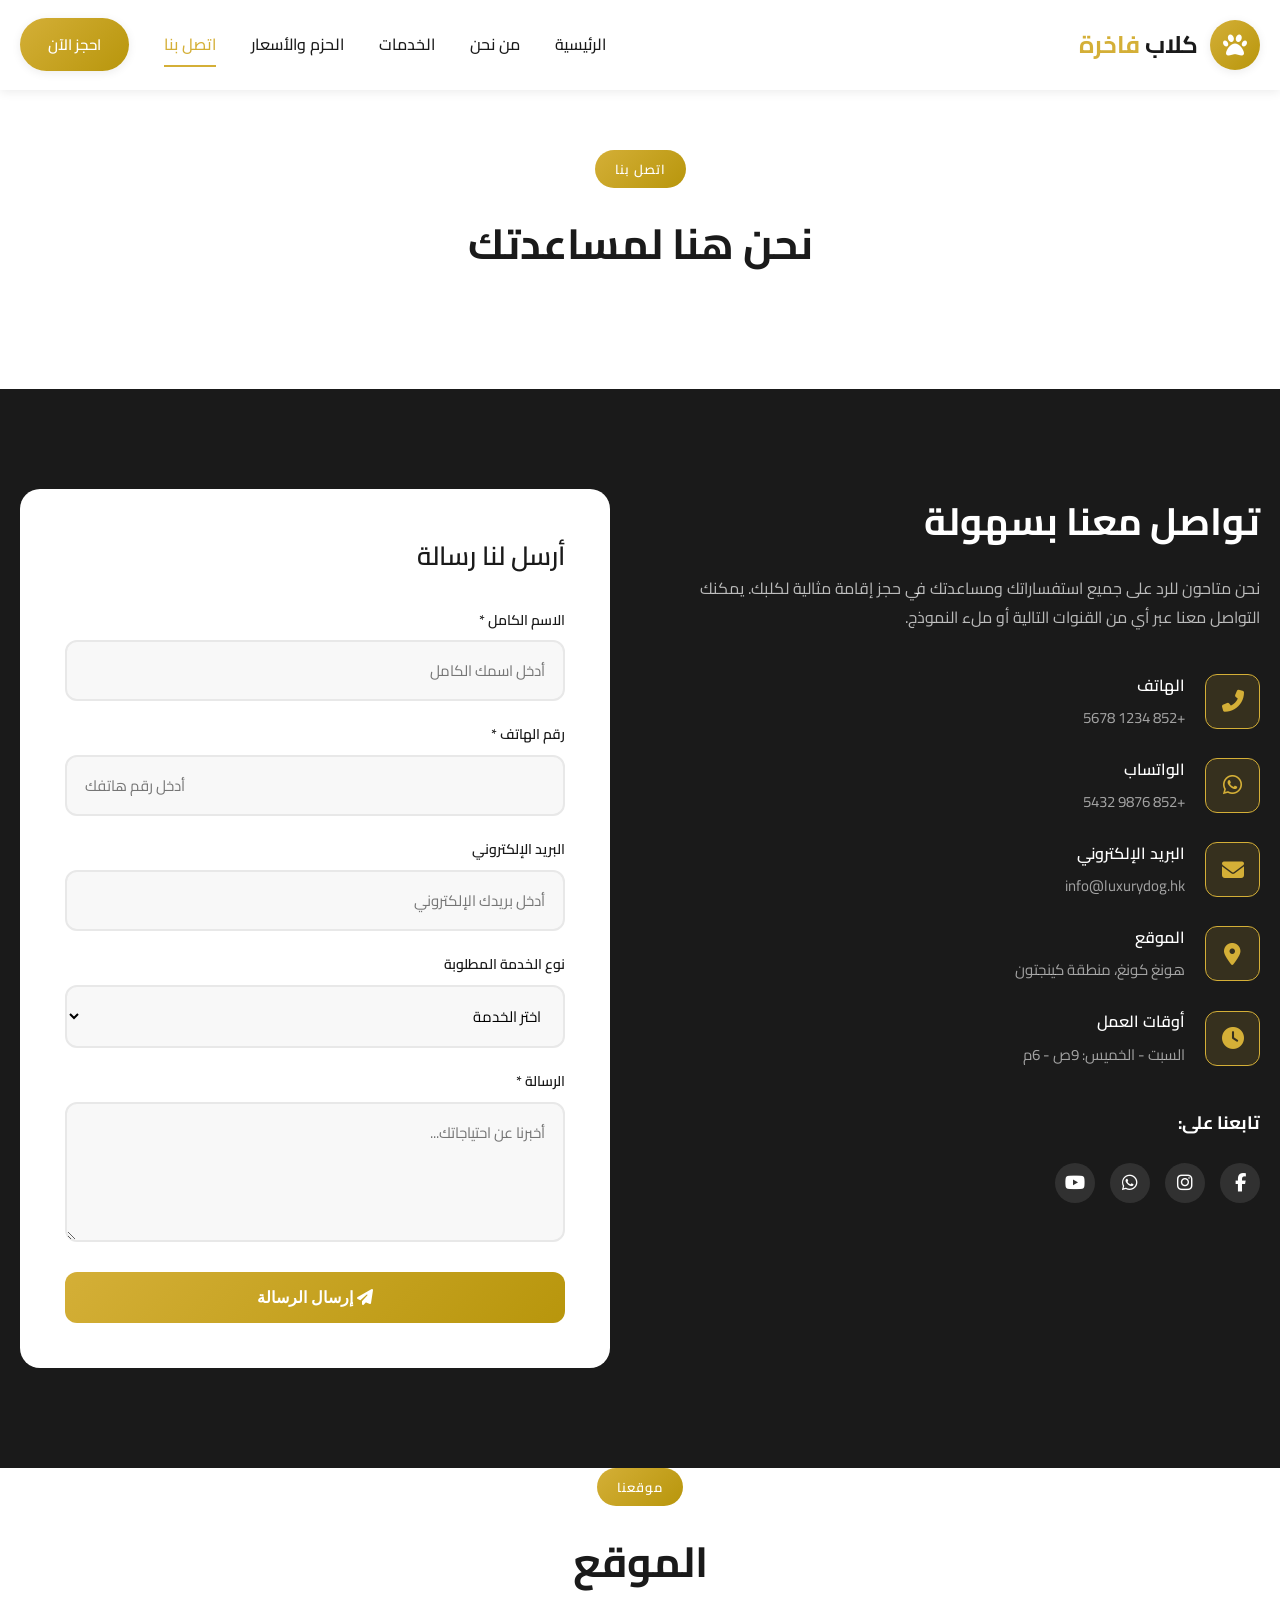
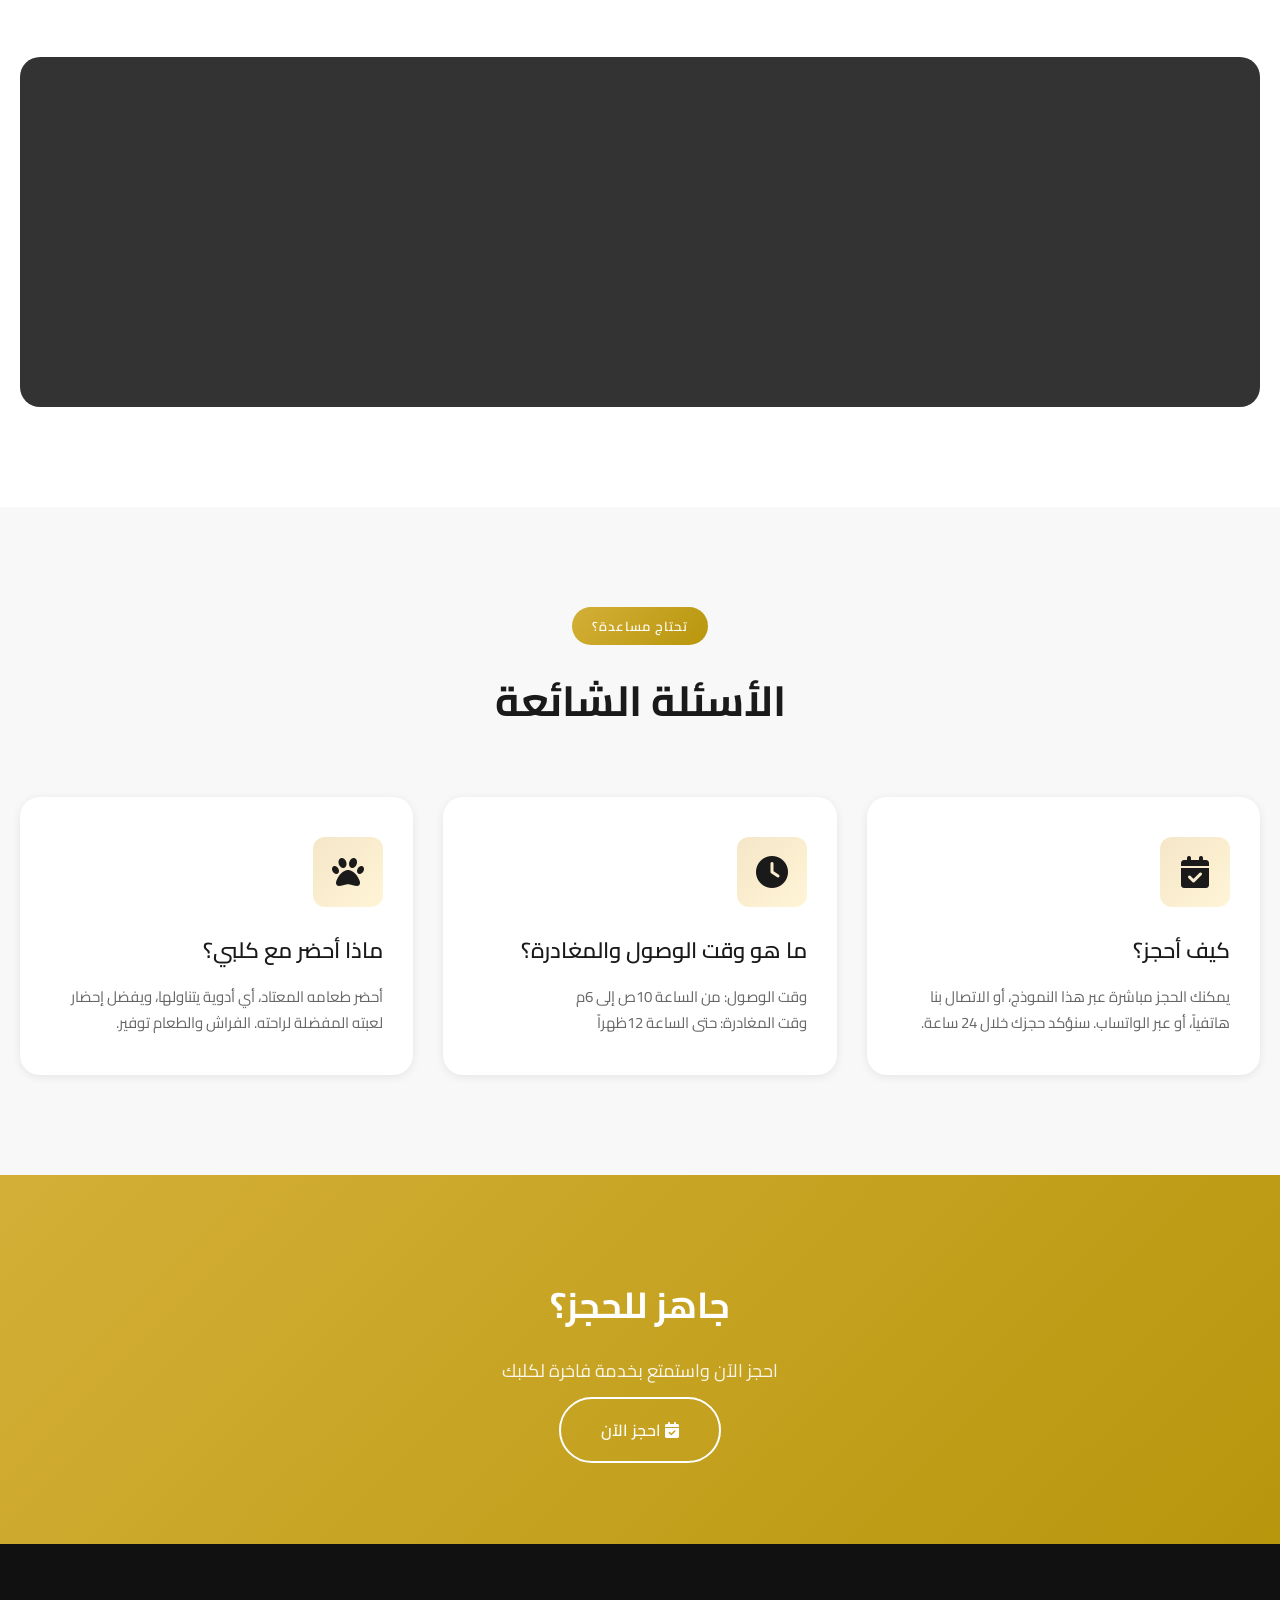
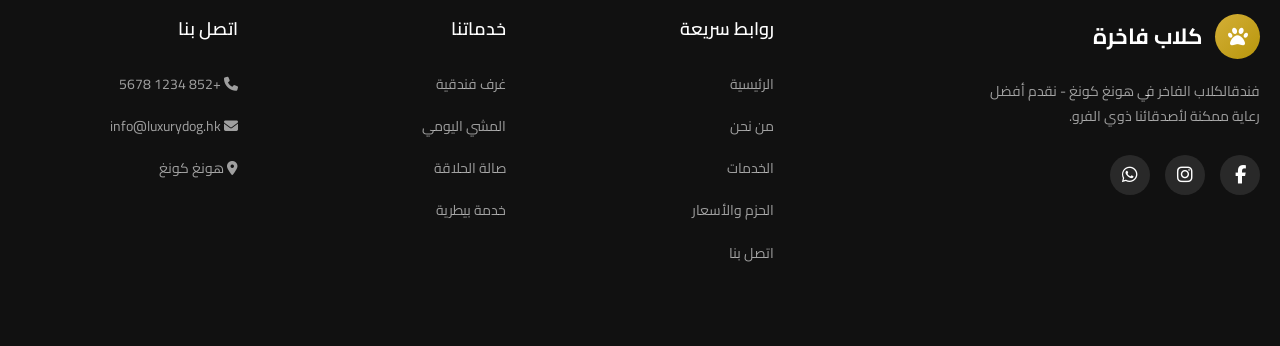
<file: contact.html>
<!DOCTYPE html>
<html lang="ar" dir="rtl">
<head>
    <meta charset="UTF-8">
    <meta name="viewport" content="width=device-width, initial-scale=1.0">
    <meta name="description" content="اتصل بفندقالكلاب الفاخر في هونغ كونغ - حجز، استفسار، تواصل">
    <meta name="keywords" content="اتصل بفندق كلاب, حجز كلاب, تواصل هونغ كونغ">
    <title>اتصل بنا - فندقالكلاب الفاخر | هونغ كونغ</title>
    
    <!-- الخطوط -->
    <link rel="preconnect" href="https://fonts.googleapis.com">
    <link rel="preconnect" href="https://fonts.gstatic.com" crossorigin>
    <link href="https://fonts.googleapis.com/css2?family=Cairo:wght@300;400;500;600;700;800;900&family=Tajawal:wght@300;400;500;600;700;800;900&display=swap" rel="stylesheet">
    
    <!-- أيقونات Font Awesome -->
    <link rel="stylesheet" href="https://cdnjs.cloudflare.com/ajax/libs/font-awesome/6.5.1/css/all.min.css">
    
    <!-- ملفات التصميم -->
    <link rel="stylesheet" href="css/style.css">
    <link rel="stylesheet" href="css/animations.css">
    
    <!-- Favicon -->
    <link rel="icon" href="data:image/svg+xml,<svg xmlns='http://www.w3.org/2000/svg' viewBox='0 0 100 100'><text y='.9em' font-size='90'>🐕</text></svg>">
</head>
<body>
    <!-- الهيدر -->
    <header class="header">
        <div class="container">
            <div class="header-inner">
                <a href="index.html" class="logo">
                    <div class="logo-icon">
                        <i class="fas fa-paw"></i>
                    </div>
                    <div class="logo-text">
                        كلاب <span>فاخرة</span>
                    </div>
                </a>

                <nav>
                    <ul class="nav-menu">
                        <li><a href="index.html" class="nav-link">الرئيسية</a></li>
                        <li><a href="about.html" class="nav-link">من نحن</a></li>
                        <li><a href="services.html" class="nav-link">الخدمات</a></li>
                        <li><a href="packages.html" class="nav-link">الحزم والأسعار</a></li>
                        <li><a href="contact.html" class="nav-link active">اتصل بنا</a></li>
                        <li><a href="packages.html" class="btn-book">احجز الآن</a></li>
                    </ul>
                </nav>

                <div class="menu-toggle">
                    <span></span>
                    <span></span>
                    <span></span>
                </div>
            </div>
        </div>
    </header>

    <!-- صفحة اتصل بنا -->
    <section class="section" style="padding-top: 150px; padding-bottom: 50px;">
        <div class="container">
            <div class="section-header reveal">
                <span class="section-badge">اتصل بنا</span>
                <h1 class="section-title">نحن هنا لمساعدتك</h1>
                <p class="section-description">
                </p>
            </div>
        </div>
    </section>

    <!-- قسم التواصل -->
    <section class="section contact-section">
        <div class="container">
            <div class="contact-grid">
                <!-- معلومات التواصل -->
                <div class="contact-info reveal">
                    <h2>تواصل معنا بسهولة</h2>
                    <p>
                        نحن متاحون للرد على جميع استفساراتك ومساعدتك في حجز إقامة مثالية لكلبك. 
                        يمكنك التواصل معنا عبر أي من القنوات التالية أو ملء النموذج.
                    </p>

                    <div class="contact-details">
                        <!-- الهاتف -->
                        <div class="contact-item">
                            <div class="contact-icon">
                                <i class="fas fa-phone-alt"></i>
                            </div>
                            <div class="contact-text">
                                <h4>الهاتف</h4>
                                <p>+852 1234 5678</p>
                            </div>
                        </div>

                        <!-- الواتساب -->
                        <div class="contact-item">
                            <div class="contact-icon">
                                <i class="fab fa-whatsapp"></i>
                            </div>
                            <div class="contact-text">
                                <h4>الواتساب</h4>
                                <p>+852 9876 5432</p>
                            </div>
                        </div>

                        <!-- البريد الإلكتروني -->
                        <div class="contact-item">
                            <div class="contact-icon">
                                <i class="fas fa-envelope"></i>
                            </div>
                            <div class="contact-text">
                                <h4>البريد الإلكتروني</h4>
                                <p>info@luxurydog.hk</p>
                            </div>
                        </div>

                        <!-- الموقع -->
                        <div class="contact-item">
                            <div class="contact-icon">
                                <i class="fas fa-map-marker-alt"></i>
                            </div>
                            <div class="contact-text">
                                <h4>الموقع</h4>
                                <p>هونغ كونغ، منطقة كينجتون</p>
                            </div>
                        </div>

                        <!-- أوقات العمل -->
                        <div class="contact-item">
                            <div class="contact-icon">
                                <i class="fas fa-clock"></i>
                            </div>
                            <div class="contact-text">
                                <h4>أوقات العمل</h4>
                                <p>السبت - الخميس: 9ص - 6م</p>
                            </div>
                        </div>
                    </div>

                    <!-- وسائل التواصل -->
                    <div style="margin-top: 40px;">
                        <h4 style="margin-bottom: 20px; font-size: 18px;">تابعنا على:</h4>
                        <div class="footer-social">
                            <a href="#" class="social-link"><i class="fab fa-facebook-f"></i></a>
                            <a href="#" class="social-link"><i class="fab fa-instagram"></i></a>
                            <a href="#" class="social-link"><i class="fab fa-whatsapp"></i></a>
                            <a href="#" class="social-link"><i class="fab fa-youtube"></i></a>
                        </div>
                    </div>
                </div>

                <!-- نموذج التواصل -->
                <div class="contact-form-wrapper reveal">
                    <h3>أرسل لنا رسالة</h3>
                    <form class="contact-form" id="contactForm">
                        <!-- الاسم -->
                        <div class="form-group">
                            <label for="name">الاسم الكامل *</label>
                            <input type="text" id="name" name="name" placeholder="أدخل اسمك الكامل" required>
                        </div>

                        <!-- رقم الهاتف -->
                        <div class="form-group">
                            <label for="phone">رقم الهاتف *</label>
                            <input type="tel" id="phone" name="phone" placeholder="أدخل رقم هاتفك" required>
                        </div>

                        <!-- البريد الإلكتروني -->
                        <div class="form-group">
                            <label for="email">البريد الإلكتروني</label>
                            <input type="email" id="email" name="email" placeholder="أدخل بريدك الإلكتروني">
                        </div>

                        <!-- نوع الخدمة -->
                        <div class="form-group">
                            <label for="service">نوع الخدمة المطلوبة</label>
                            <select id="service" name="service">
                                <option value="">اختر الخدمة</option>
                                <option value="daily">حزمة يومية</option>
                                <option value="classic">حزمة كلاسيكية</option>
                                <option value="premium">حزمة مميزة</option>
                                <option value="grooming">خدمات حلاقة</option>
                                <option value="other">أخرى</option>
                            </select>
                        </div>

                        <!-- الرسالة -->
                        <div class="form-group">
                            <label for="message">الرسالة *</label>
                            <textarea id="message" name="message" placeholder="أخبرنا عن احتياجاتك..." required></textarea>
                        </div>

                        <!-- زر الإرسال -->
                        <button type="submit" class="form-submit">
                            <i class="fas fa-paper-plane"></i> إرسال الرسالة
                        </button>
                    </form>
                </div>
            </div>
        </div>
    </section>

    <!-- قسم الخريطة -->
    <section class="section" style="padding-top: 0;">
        <div class="container">
            <div class="section-header reveal">
                <span class="section-badge">موقعنا</span>
                <h2 class="section-title"> الموقع</h2>
            </div>

            <div class="map-container reveal">
                <!-- خريطة Google (placeholder) -->
                <iframe 
                    src="https://www.google.com/maps/embed?pb=!1m18!1m12!1m3!1d236157.8501774566!2d113.82306791738426!3d22.285943702705256!2m3!1f0!2f0!3f0!3m2!1i1024!2i768!4f13.1!3m3!1m2!1s0x3403e2eda3329809%3A0x1c798349d88f3e6d!2sHong%20Kong!5e0!3m2!1sen!2shk!4v1650000000000!5m2!1sen!2shk" 
                    allowfullscreen="" 
                    loading="lazy" 
                    referrerpolicy="no-referrer-when-downgrade">
                </iframe>
            </div>
        </div>
    </section>

    <!-- قسم الأسئلة -->
    <section class="section about-section">
        <div class="container">
            <div class="section-header reveal">
                <span class="section-badge">تحتاج مساعدة؟</span>
                <h2 class="section-title">الأسئلة الشائعة</h2>
            </div>

            <div class="services-grid">
                <div class="service-card reveal">
                    <div class="service-icon">
                        <i class="fas fa-calendar-check"></i>
                    </div>
                    <h3 class="service-title">كيف أحجز؟</h3>
                    <p class="service-description">
                        يمكنك الحجز مباشرة عبر هذا النموذج، أو الاتصال بنا هاتفياً، أو عبر الواتساب. سنؤكد حجزك خلال 24 ساعة.
                    </p>
                </div>

                <div class="service-card reveal">
                    <div class="service-icon">
                        <i class="fas fa-clock"></i>
                    </div>
                    <h3 class="service-title">ما هو وقت الوصول والمغادرة؟</h3>
                    <p class="service-description">
                        وقت الوصول: من الساعة 10ص إلى 6م
                        <br>وقت المغادرة: حتى الساعة 12ظهراً
                    </p>
                </div>

                <div class="service-card reveal">
                    <div class="service-icon">
                        <i class="fas fa-paw"></i>
                    </div>
                    <h3 class="service-title">ماذا أحضر مع كلبي؟</h3>
                    <p class="service-description">
                        أحضر طعامه المعتاد، أي أدوية يتناولها، ويفضل إحضار لعبته المفضلة لراحته. الفراش والطعام توفير.
                    </p>
                </div>
            </div>
        </div>
    </section>

    <!-- CTA -->
    <section class="section" style="background: linear-gradient(135deg, var(--primary-gold), var(--secondary-gold));">
        <div class="container" style="text-align: center;">
            <h2 style="font-size: 36px; font-weight: 700; color: white; margin-bottom: 20px;">
                جاهز للحجز؟
            </h2>
            <p style="font-size: 18px; color: rgba(255,255,255,0.9); margin-bottom: 30px;">
                احجز الآن واستمتع بخدمة فاخرة لكلبك
            </p>
            <a href="packages.html" class="btn-hero btn-secondary" style="border-color: white; color: white;">
                <i class="fas fa-calendar-check"></i> احجز الآن
            </a>
        </div>
    </section>

    <!-- الفوتر -->
    <footer class="footer">
        <div class="container">
            <div class="footer-grid">
                <div class="footer-brand">
                    <div class="footer-logo">
                        <div class="footer-logo-icon">
                            <i class="fas fa-paw"></i>
                        </div>
                        <span class="footer-logo-text">كلاب <span>فاخرة</span></span>
                    </div>
                    <p>
                        فندقالكلاب الفاخر في هونغ كونغ - نقدم أفضل رعاية ممكنة لأصدقائنا ذوي الفرو.
                    </p>
                    <div class="footer-social">
                        <a href="#" class="social-link"><i class="fab fa-facebook-f"></i></a>
                        <a href="#" class="social-link"><i class="fab fa-instagram"></i></a>
                        <a href="#" class="social-link"><i class="fab fa-whatsapp"></i></a>
                    </div>
                </div>

                <div class="footer-column">
                    <h4 class="footer-title">روابط سريعة</h4>
                    <ul class="footer-links">
                        <li><a href="index.html" class="footer-link">الرئيسية</a></li>
                        <li><a href="about.html" class="footer-link">من نحن</a></li>
                        <li><a href="services.html" class="footer-link">الخدمات</a></li>
                        <li><a href="packages.html" class="footer-link">الحزم والأسعار</a></li>
                        <li><a href="contact.html" class="footer-link">اتصل بنا</a></li>
                    </ul>
                </div>

                <div class="footer-column">
                    <h4 class="footer-title">خدماتنا</h4>
                    <ul class="footer-links">
                        <li><a href="services.html" class="footer-link">غرف فندقية</a></li>
                        <li><a href="services.html" class="footer-link">المشي اليومي</a></li>
                        <li><a href="services.html" class="footer-link">صالة الحلاقة</a></li>
                        <li><a href="services.html" class="footer-link">خدمة بيطرية</a></li>
                    </ul>
                </div>

                <div class="footer-column">
                    <h4 class="footer-title">اتصل بنا</h4>
                    <ul class="footer-links">
                        <li><a href="tel:+85212345678" class="footer-link"><i class="fas fa-phone"></i> +852 1234 5678</a></li>
                        <li><a href="mailto:info@luxurydog.hk" class="footer-link"><i class="fas fa-envelope"></i> info@luxurydog.hk</a></li>
                        <li><a href="#" class="footer-link"><i class="fas fa-map-marker-alt"></i> هونغ كونغ</a></li>
                    </ul>
                </div>
            </div>
        </div>
    </footer>

    <script src="js/main.js"></script>
</body>
</html>
</file>
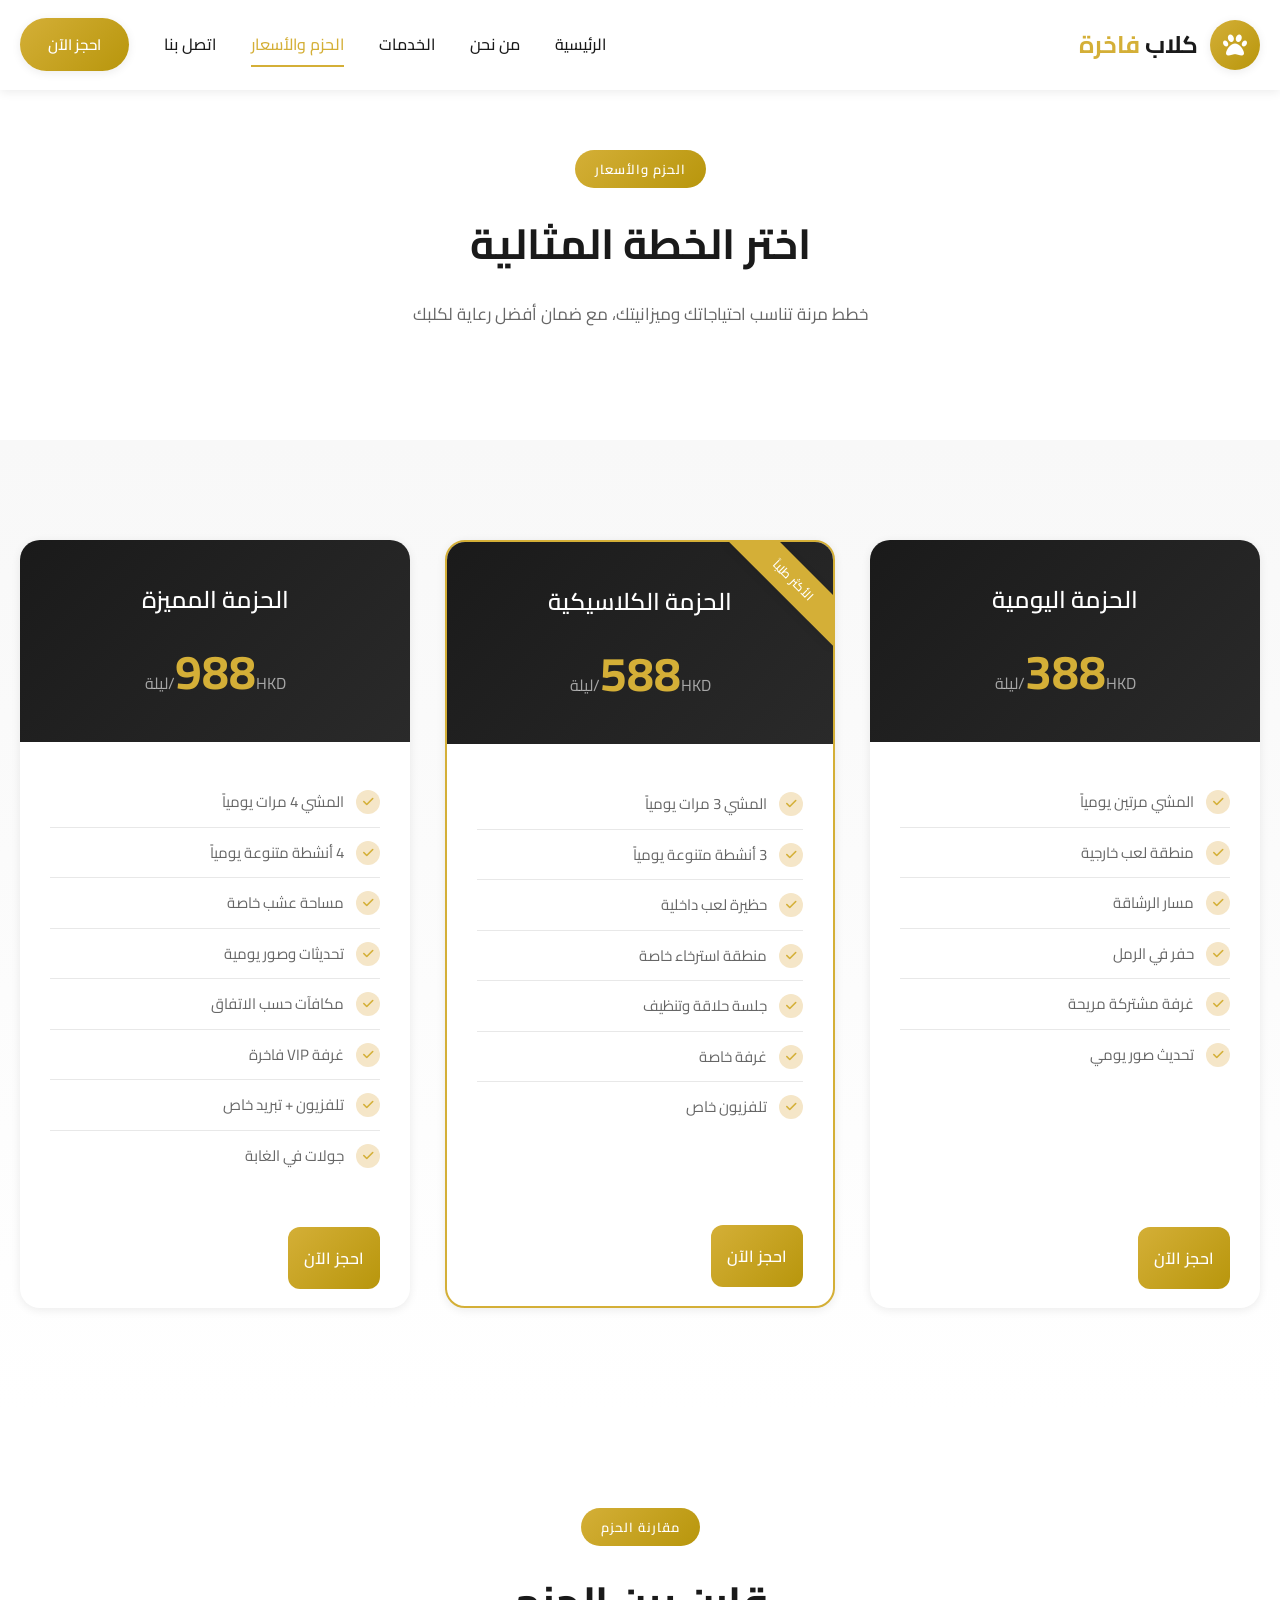
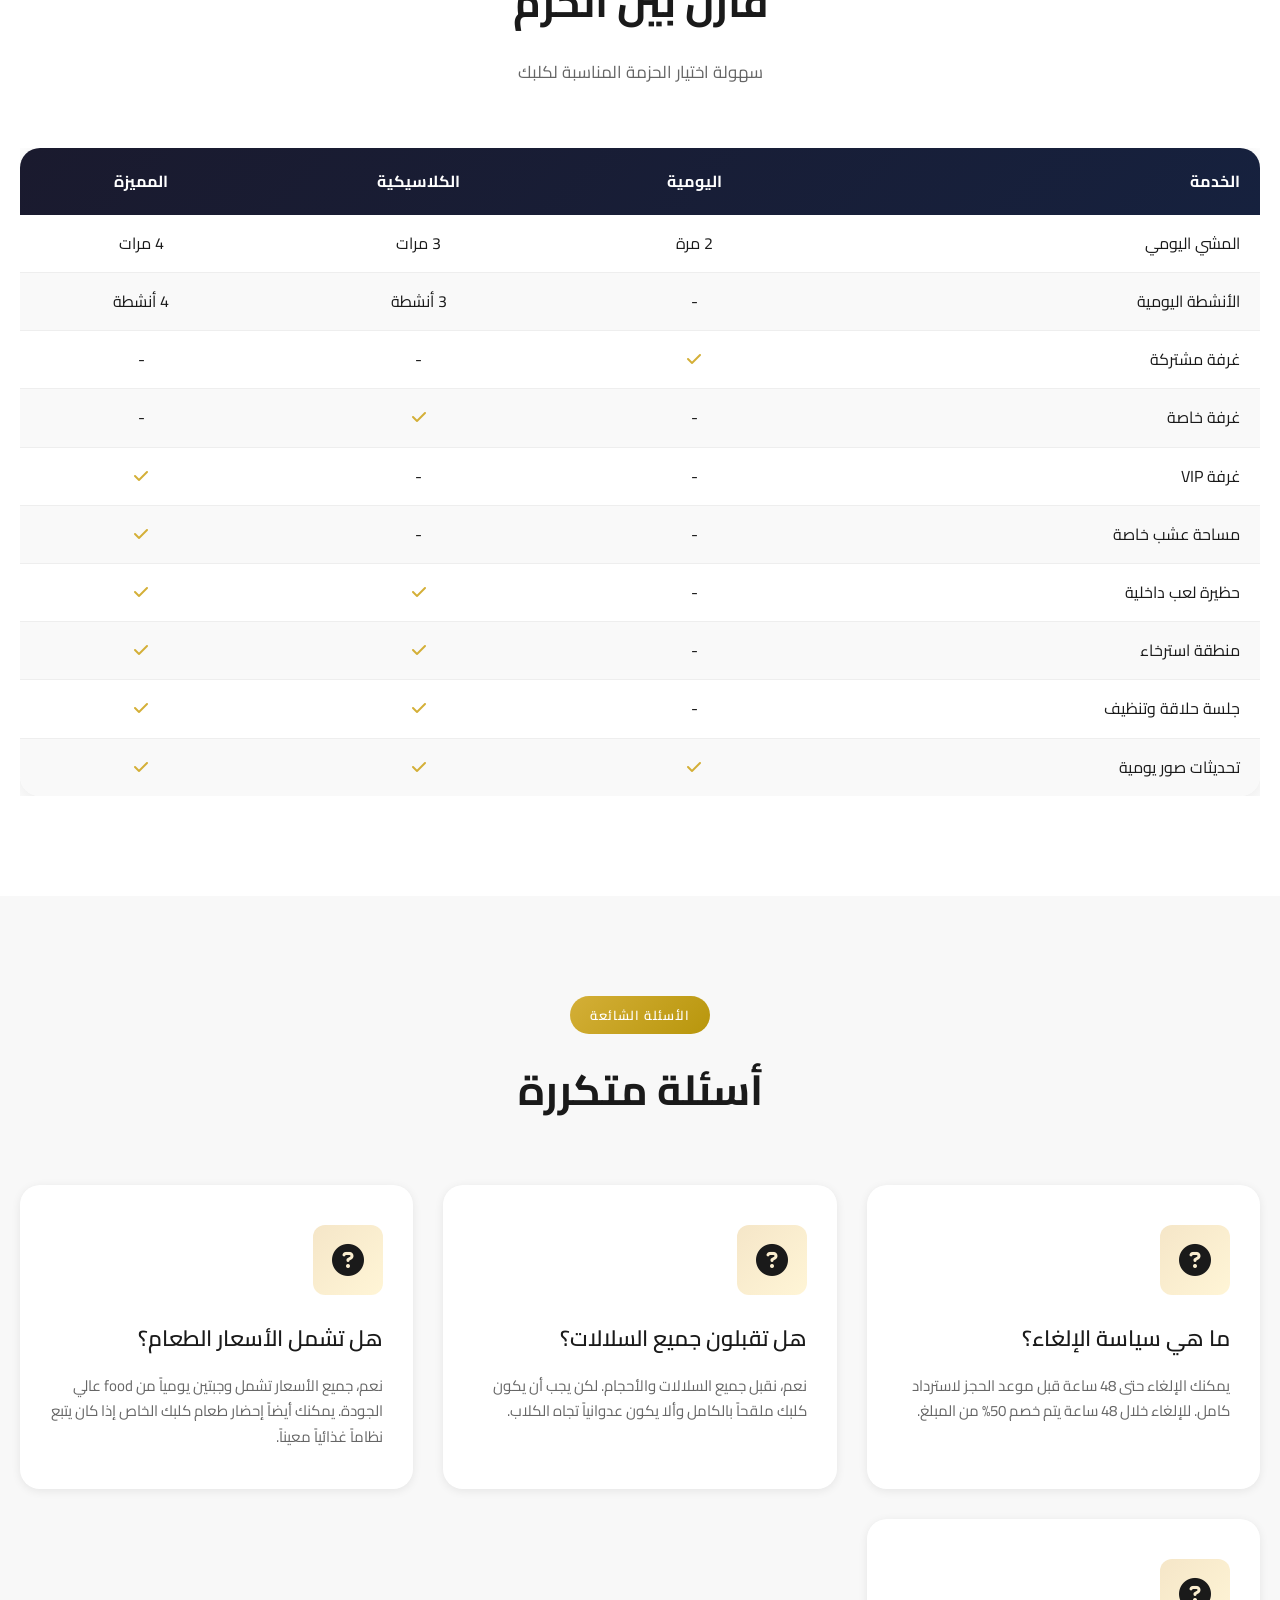
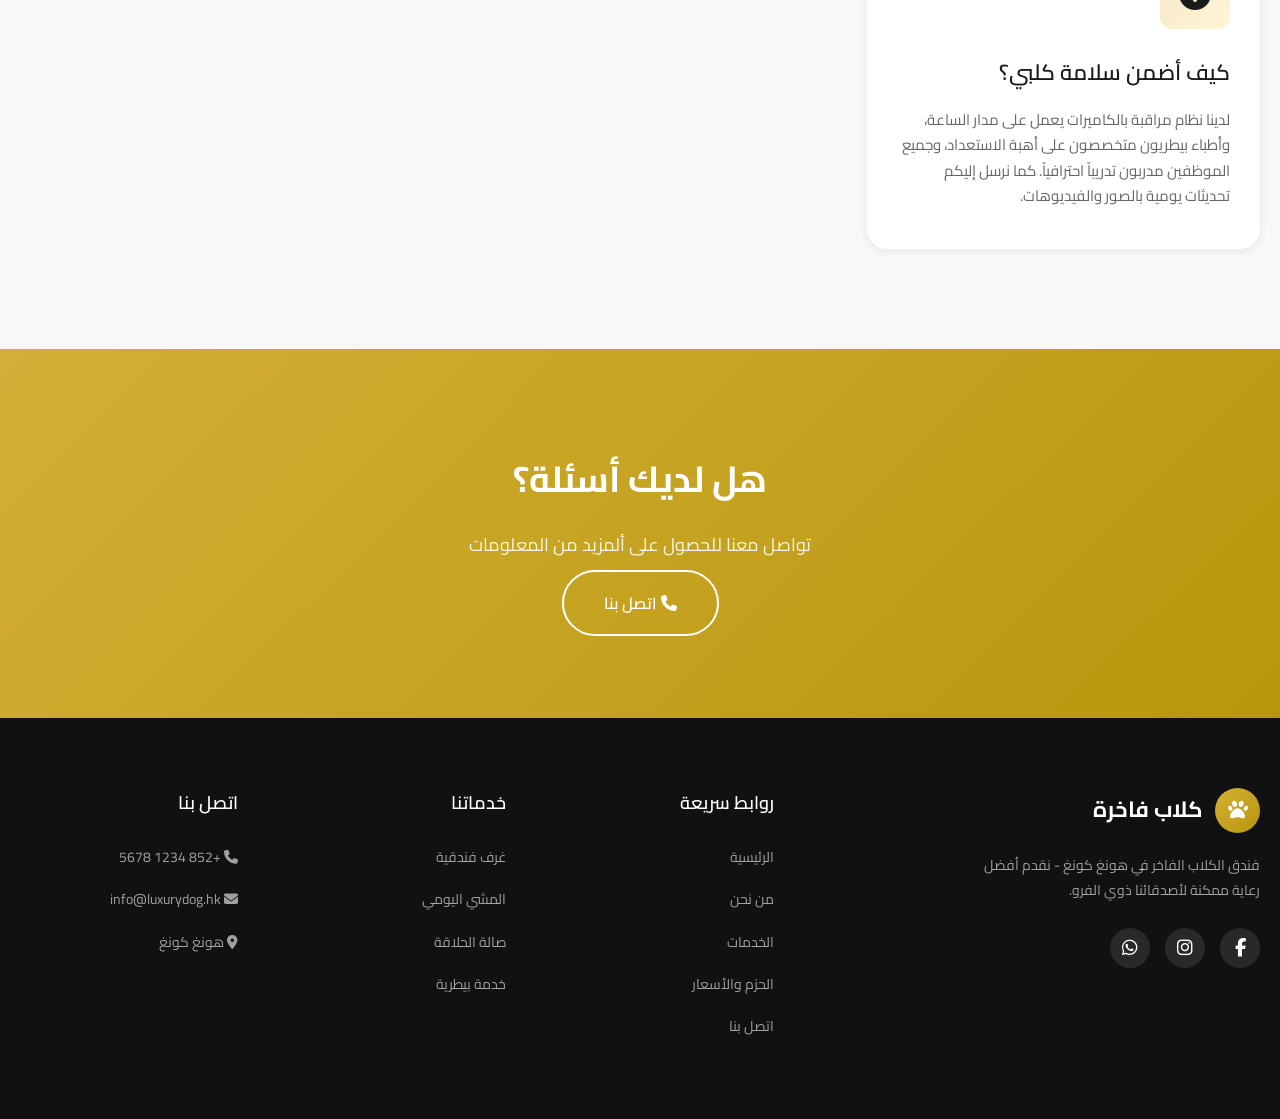
<file: packages.html>
<!DOCTYPE html>
<html lang="ar" dir="rtl">
<head>
    <meta charset="UTF-8">
    <meta name="viewport" content="width=device-width, initial-scale=1.0">
    <meta name="description" content="حزم وأسعار فندق الكلاب الفاخر في هونغ كونغ - حزمة يومية، كلاسيكية، مميزة">
    <meta name="keywords" content="اسعار فندق كلاب, حزم رعاية كلاب, حجز كلاب هونغ كونغ">
    <title>الحزم والأسعار - فندق الكلاب الفاخر | هونغ كونغ</title>
    
    <!-- الخطوط -->
    <link rel="preconnect" href="https://fonts.googleapis.com">
    <link rel="preconnect" href="https://fonts.gstatic.com" crossorigin>
    <link href="https://fonts.googleapis.com/css2?family=Cairo:wght@300;400;500;600;700;800;900&family=Tajawal:wght@300;400;500;600;700;800;900&display=swap" rel="stylesheet">
    
    <!-- أيقونات Font Awesome -->
    <link rel="stylesheet" href="https://cdnjs.cloudflare.com/ajax/libs/font-awesome/6.5.1/css/all.min.css">
    
    <!-- ملفات التصميم -->
    <link rel="stylesheet" href="css/style.css">
    <link rel="stylesheet" href="css/animations.css">
    
    <!-- Favicon -->
    <link rel="icon" href="data:image/svg+xml,<svg xmlns='http://www.w3.org/2000/svg' viewBox='0 0 100 100'><text y='.9em' font-size='90'>🐕</text></svg>">
</head>
<body>
    <!-- الهيدر -->
    <header class="header">
        <div class="container">
            <div class="header-inner">
                <a href="index.html" class="logo">
                    <div class="logo-icon">
                        <i class="fas fa-paw"></i>
                    </div>
                    <div class="logo-text">
                        كلاب <span>فاخرة</span>
                    </div>
                </a>

                <nav>
                    <ul class="nav-menu">
                        <li><a href="index.html" class="nav-link">الرئيسية</a></li>
                        <li><a href="about.html" class="nav-link">من نحن</a></li>
                        <li><a href="services.html" class="nav-link">الخدمات</a></li>
                        <li><a href="packages.html" class="nav-link active">الحزم والأسعار</a></li>
                        <li><a href="contact.html" class="nav-link">اتصل بنا</a></li>
                        <li><a href="packages.html" class="btn-book">احجز الآن</a></li>
                    </ul>
                </nav>

                <div class="menu-toggle">
                    <span></span>
                    <span></span>
                    <span></span>
                </div>
            </div>
        </div>
    </header>

    <!-- صفحة الحزم والأسعار -->
    <section class="section" style="padding-top: 150px; padding-bottom: 50px;">
        <div class="container">
            <div class="section-header reveal">
                <span class="section-badge">الحزم والأسعار</span>
                <h1 class="section-title">اختر الخطة المثالية</h1>
                <p class="section-description">
                    خطط مرنة تناسب احتياجاتك وميزانيتك، مع ضمان أفضل رعاية لكلبك
                </p>
            </div>
        </div>
    </section>

    <!-- قسم الحزم -->
    <section class="section packages-section">
        <div class="container">
            <div class="packages-grid">
                <!-- الحزمة اليومية -->
                <div class="package-card reveal">
                    <div class="package-header">
                        <h3 class="package-name">الحزمة اليومية</h3>
                        <div class="package-price">
                            388<span>HKD/ليلة</span>
                        </div>
                    </div>
                    <div class="package-body">
                        <ul class="package-features">
                            <li class="package-feature">
                                <span class="package-feature-icon"><i class="fas fa-check"></i></span>
                                المشي مرتين يومياً
                            </li>
                            <li class="package-feature">
                                <span class="package-feature-icon"><i class="fas fa-check"></i></span>
                                منطقة لعب خارجية
                            </li>
                            <li class="package-feature">
                                <span class="package-feature-icon"><i class="fas fa-check"></i></span>
                                مسار الرشاقة
                            </li>
                            <li class="package-feature">
                                <span class="package-feature-icon"><i class="fas fa-check"></i></span>
                                حفر في الرمل
                            </li>
                            <li class="package-feature">
                                <span class="package-feature-icon"><i class="fas fa-check"></i></span>
                                غرفة مشتركة مريحة
                            </li>
                            <li class="package-feature">
                                <span class="package-feature-icon"><i class="fas fa-check"></i></span>
                                تحديث صور يومي
                            </li>
                        </ul>
                    </div>
                    <div class="package-footer">
                        <a href="contact.html" class="package-btn">احجز الآن</a>
                    </div>
                </div>

                <!-- الحزمة الكلاسيكية -->
                <div class="package-card featured reveal">
                    <span class="package-badge">الأكثر طلباً</span>
                    <div class="package-header">
                        <h3 class="package-name">الحزمة الكلاسيكية</h3>
                        <div class="package-price">
                            588<span>HKD/ليلة</span>
                        </div>
                    </div>
                    <div class="package-body">
                        <ul class="package-features">
                            <li class="package-feature">
                                <span class="package-feature-icon"><i class="fas fa-check"></i></span>
                                المشي 3 مرات يومياً
                            </li>
                            <li class="package-feature">
                                <span class="package-feature-icon"><i class="fas fa-check"></i></span>
                                3 أنشطة متنوعة يومياً
                            </li>
                            <li class="package-feature">
                                <span class="package-feature-icon"><i class="fas fa-check"></i></span>
                                حظيرة لعب داخلية
                            </li>
                            <li class="package-feature">
                                <span class="package-feature-icon"><i class="fas fa-check"></i></span>
                                منطقة استرخاء خاصة
                            </li>
                            <li class="package-feature">
                                <span class="package-feature-icon"><i class="fas fa-check"></i></span>
                                جلسة حلاقة وتنظيف
                            </li>
                            <li class="package-feature">
                                <span class="package-feature-icon"><i class="fas fa-check"></i></span>
                                غرفة خاصة
                            </li>
                            <li class="package-feature">
                                <span class="package-feature-icon"><i class="fas fa-check"></i></span>
                                تلفزيون خاص
                            </li>
                        </ul>
                    </div>
                    <div class="package-footer">
                        <a href="contact.html" class="package-btn">احجز الآن</a>
                    </div>
                </div>

                <!-- الحزمة المميزة -->
                <div class="package-card reveal">
                    <div class="package-header">
                        <h3 class="package-name">الحزمة المميزة</h3>
                        <div class="package-price">
                            988<span>HKD/ليلة</span>
                        </div>
                    </div>
                    <div class="package-body">
                        <ul class="package-features">
                            <li class="package-feature">
                                <span class="package-feature-icon"><i class="fas fa-check"></i></span>
                                المشي 4 مرات يومياً
                            </li>
                            <li class="package-feature">
                                <span class="package-feature-icon"><i class="fas fa-check"></i></span>
                                4 أنشطة متنوعة يومياً
                            </li>
                            <li class="package-feature">
                                <span class="package-feature-icon"><i class="fas fa-check"></i></span>
                                مساحة عشب خاصة
                            </li>
                            <li class="package-feature">
                                <span class="package-feature-icon"><i class="fas fa-check"></i></span>
                                تحديثات وصور يومية
                            </li>
                            <li class="package-feature">
                                <span class="package-feature-icon"><i class="fas fa-check"></i></span>
                                مكافآت حسب الاتفاق
                            </li>
                            <li class="package-feature">
                                <span class="package-feature-icon"><i class="fas fa-check"></i></span>
                                غرفة VIP فاخرة
                            </li>
                            <li class="package-feature">
                                <span class="package-feature-icon"><i class="fas fa-check"></i></span>
                                تلفزيون + تبريد خاص
                            </li>
                            <li class="package-feature">
                                <span class="package-feature-icon"><i class="fas fa-check"></i></span>
                                جولات في الغابة
                            </li>
                        </ul>
                    </div>
                    <div class="package-footer">
                        <a href="contact.html" class="package-btn">احجز الآن</a>
                    </div>
                </div>
            </div>
        </div>
    </section>

    <!-- قسم مقارنة الحزم -->
    <section class="section">
        <div class="container">
            <div class="section-header reveal">
                <span class="section-badge">مقارنة الحزم</span>
                <h2 class="section-title">قارن بين الحزم</h2>
                <p class="section-description">
                    سهولة اختيار الحزمة المناسبة لكلبك
                </p>
            </div>

            <div style="overflow-x: auto;">
                <table style="width: 100%; border-collapse: collapse; background: white; border-radius: 20px; overflow: hidden; box-shadow: 0 5px 25px rgba(0,0,0,0.1);">
                    <thead>
                        <tr style="background: linear-gradient(135deg, #1a1a2e, #16213e); color: white;">
                            <th style="padding: 20px; text-align: right;">الخدمة</th>
                            <th style="padding: 20px; text-align: center;">اليومية</th>
                            <th style="padding: 20px; text-align: center;">الكلاسيكية</th>
                            <th style="padding: 20px; text-align: center;">المميزة</th>
                        </tr>
                    </thead>
                    <tbody>
                        <tr style="border-bottom: 1px solid #eee;">
                            <td style="padding: 15px 20px;">المشي اليومي</td>
                            <td style="padding: 15px 20px; text-align: center;">2 مرة</td>
                            <td style="padding: 15px 20px; text-align: center;">3 مرات</td>
                            <td style="padding: 15px 20px; text-align: center;">4 مرات</td>
                        </tr>
                        <tr style="border-bottom: 1px solid #eee; background: #f9f9f9;">
                            <td style="padding: 15px 20px;">الأنشطة اليومية</td>
                            <td style="padding: 15px 20px; text-align: center;">-</td>
                            <td style="padding: 15px 20px; text-align: center;">3 أنشطة</td>
                            <td style="padding: 15px 20px; text-align: center;">4 أنشطة</td>
                        </tr>
                        <tr style="border-bottom: 1px solid #eee;">
                            <td style="padding: 15px 20px;">غرفة مشتركة</td>
                            <td style="padding: 15px 20px; text-align: center;"><i class="fas fa-check" style="color: #D4AF37;"></i></td>
                            <td style="padding: 15px 20px; text-align: center;">-</td>
                            <td style="padding: 15px 20px; text-align: center;">-</td>
                        </tr>
                        <tr style="border-bottom: 1px solid #eee; background: #f9f9f9;">
                            <td style="padding: 15px 20px;">غرفة خاصة</td>
                            <td style="padding: 15px 20px; text-align: center;">-</td>
                            <td style="padding: 15px 20px; text-align: center;"><i class="fas fa-check" style="color: #D4AF37;"></i></td>
                            <td style="padding: 15px 20px; text-align: center;">-</td>
                        </tr>
                        <tr style="border-bottom: 1px solid #eee;">
                            <td style="padding: 15px 20px;">غرفة VIP</td>
                            <td style="padding: 15px 20px; text-align: center;">-</td>
                            <td style="padding: 15px 20px; text-align: center;">-</td>
                            <td style="padding: 15px 20px; text-align: center;"><i class="fas fa-check" style="color: #D4AF37;"></i></td>
                        </tr>
                        <tr style="border-bottom: 1px solid #eee; background: #f9f9f9;">
                            <td style="padding: 15px 20px;">مساحة عشب خاصة</td>
                            <td style="padding: 15px 20px; text-align: center;">-</td>
                            <td style="padding: 15px 20px; text-align: center;">-</td>
                            <td style="padding: 15px 20px; text-align: center;"><i class="fas fa-check" style="color: #D4AF37;"></i></td>
                        </tr>
                        <tr style="border-bottom: 1px solid #eee;">
                            <td style="padding: 15px 20px;">حظيرة لعب داخلية</td>
                            <td style="padding: 15px 20px; text-align: center;">-</td>
                            <td style="padding: 15px 20px; text-align: center;"><i class="fas fa-check" style="color: #D4AF37;"></i></td>
                            <td style="padding: 15px 20px; text-align: center;"><i class="fas fa-check" style="color: #D4AF37;"></i></td>
                        </tr>
                        <tr style="border-bottom: 1px solid #eee; background: #f9f9f9;">
                            <td style="padding: 15px 20px;">منطقة استرخاء</td>
                            <td style="padding: 15px 20px; text-align: center;">-</td>
                            <td style="padding: 15px 20px; text-align: center;"><i class="fas fa-check" style="color: #D4AF37;"></i></td>
                            <td style="padding: 15px 20px; text-align: center;"><i class="fas fa-check" style="color: #D4AF37;"></i></td>
                        </tr>
                        <tr style="border-bottom: 1px solid #eee;">
                            <td style="padding: 15px 20px;">جلسة حلاقة وتنظيف</td>
                            <td style="padding: 15px 20px; text-align: center;">-</td>
                            <td style="padding: 15px 20px; text-align: center;"><i class="fas fa-check" style="color: #D4AF37;"></i></td>
                            <td style="padding: 15px 20px; text-align: center;"><i class="fas fa-check" style="color: #D4AF37;"></i></td>
                        </tr>
                        <tr style="background: #f9f9f9;">
                            <td style="padding: 15px 20px;">تحديثات صور يومية</td>
                            <td style="padding: 15px 20px; text-align: center;"><i class="fas fa-check" style="color: #D4AF37;"></i></td>
                            <td style="padding: 15px 20px; text-align: center;"><i class="fas fa-check" style="color: #D4AF37;"></i></td>
                            <td style="padding: 15px 20px; text-align: center;"><i class="fas fa-check" style="color: #D4AF37;"></i></td>
                        </tr>
                    </tbody>
                </table>
            </div>
        </div>
    </section>

    <!-- قسم الأسئلة الشائعة -->
    <section class="section about-section">
        <div class="container">
            <div class="section-header reveal">
                <span class="section-badge">الأسئلة الشائعة</span>
                <h2 class="section-title">أسئلة متكررة</h2>
            </div>

            <div class="services-grid">
                <div class="service-card reveal">
                    <div class="service-icon">
                        <i class="fas fa-question-circle"></i>
                    </div>
                    <h3 class="service-title">ما هي سياسة الإلغاء؟</h3>
                    <p class="service-description">
                        يمكنك الإلغاء حتى 48 ساعة قبل موعد الحجز لاسترداد كامل. للإلغاء خلال 48 ساعة يتم خصم 50% من المبلغ.
                    </p>
                </div>

                <div class="service-card reveal">
                    <div class="service-icon">
                        <i class="fas fa-question-circle"></i>
                    </div>
                    <h3 class="service-title">هل تقبلون جميع السلالات؟</h3>
                    <p class="service-description">
                        نعم، نقبل جميع السلالات والأحجام. لكن يجب أن يكون كلبك ملقحاً بالكامل وألا يكون عدوانياً تجاه  الكلاب.
                    </p>
                </div>

                <div class="service-card reveal">
                    <div class="service-icon">
                        <i class="fas fa-question-circle"></i>
                    </div>
                    <h3 class="service-title">هل تشمل الأسعار الطعام؟</h3>
                    <p class="service-description">
                        نعم، جميع الأسعار تشمل وجبتين يومياً من food عالي الجودة. يمكنك أيضاً إحضار طعام كلبك الخاص إذا كان يتبع نظاماً غذائياً معيناً.
                    </p>
                </div>

                <div class="service-card reveal">
                    <div class="service-icon">
                        <i class="fas fa-question-circle"></i>
                    </div>
                    <h3 class="service-title">كيف أضمن سلامة كلبي؟</h3>
                    <p class="service-description">
لدينا نظام مراقبة بالكاميرات يعمل على مدار الساعة، وأطباء بيطريون متخصصون على أهبة الاستعداد، وجميع الموظفين مدربون تدريباً احترافياً. كما نرسل إليكم تحديثات يومية بالصور والفيديوهات.                    </p>
                </div>
            </div>
        </div>
    </section>

    <!-- CTA -->
    <section class="section" style="background: linear-gradient(135deg, var(--primary-gold), var(--secondary-gold));">
        <div class="container" style="text-align: center;">
            <h2 style="font-size: 36px; font-weight: 700; color: white; margin-bottom: 20px;">
                هل لديك أسئلة؟
            </h2>
            <p style="font-size: 18px; color: rgba(255,255,255,0.9); margin-bottom: 30px;">
                تواصل معنا للحصول على ألمزيد من المعلومات
            </p>
            <a href="contact.html" class="btn-hero btn-secondary" style="border-color: white; color: white;">
                <i class="fas fa-phone"></i> اتصل بنا
            </a>
        </div>
    </section>

    <!-- الفوتر -->
    <footer class="footer">
        <div class="container">
            <div class="footer-grid">
                <div class="footer-brand">
                    <div class="footer-logo">
                        <div class="footer-logo-icon">
                            <i class="fas fa-paw"></i>
                        </div>
                        <span class="footer-logo-text">كلاب <span>فاخرة</span></span>
                    </div>
                    <p>
                        فندق الكلاب الفاخر في هونغ كونغ - نقدم أفضل رعاية ممكنة لأصدقائنا ذوي الفرو.
                    </p>
                    <div class="footer-social">
                        <a href="#" class="social-link"><i class="fab fa-facebook-f"></i></a>
                        <a href="#" class="social-link"><i class="fab fa-instagram"></i></a>
                        <a href="#" class="social-link"><i class="fab fa-whatsapp"></i></a>
                    </div>
                </div>

                <div class="footer-column">
                    <h4 class="footer-title">روابط سريعة</h4>
                    <ul class="footer-links">
                        <li><a href="index.html" class="footer-link">الرئيسية</a></li>
                        <li><a href="about.html" class="footer-link">من نحن</a></li>
                        <li><a href="services.html" class="footer-link">الخدمات</a></li>
                        <li><a href="packages.html" class="footer-link">الحزم والأسعار</a></li>
                        <li><a href="contact.html" class="footer-link">اتصل بنا</a></li>
                    </ul>
                </div>

                <div class="footer-column">
                    <h4 class="footer-title">خدماتنا</h4>
                    <ul class="footer-links">
                        <li><a href="services.html" class="footer-link">غرف فندقية</a></li>
                        <li><a href="services.html" class="footer-link">المشي اليومي</a></li>
                        <li><a href="services.html" class="footer-link">صالة الحلاقة</a></li>
                        <li><a href="services.html" class="footer-link">خدمة بيطرية</a></li>
                    </ul>
                </div>

                <div class="footer-column">
                    <h4 class="footer-title">اتصل بنا</h4>
                    <ul class="footer-links">
                        <li><a href="tel:+85212345678" class="footer-link"><i class="fas fa-phone"></i> +852 1234 5678</a></li>
                        <li><a href="mailto:info@luxurydog.hk" class="footer-link"><i class="fas fa-envelope"></i> info@luxurydog.hk</a></li>
                        <li><a href="#" class="footer-link"><i class="fas fa-map-marker-alt"></i> هونغ كونغ</a></li>
                    </ul>
                </div>
            </div>
        </div>
    </footer>

    <script src="js/main.js"></script>
</body>
</html>
</file>
<file: css/style.css>
/* ============================================
   فندق الكلاب الفاخر - هونغ كونغ
   تصميم احترافي متجاوب
   ============================================ */

/* المتغيرات الأساسية */
:root {
    /* الألوان الفاخرة */
    --primary-gold: #D4AF37;
    --secondary-gold: #B8960C;
    --light-gold: #F5E6C8;
    --pure-white: #FFFFFF;
    --off-white: #F8F8F8;
    --light-gray: #E8E8E8;
    --medium-gray: #9E9E9E;
    --dark-gray: #333333;
    --text-dark: #1A1A1A;
    --text-light: #666666;
    --accent-brown: #8B4513;
    
    /* الظلال */
    --shadow-light: 0 2px 10px rgba(0, 0, 0, 0.08);
    --shadow-medium: 0 5px 25px rgba(0, 0, 0, 0.12);
    --shadow-heavy: 0 10px 40px rgba(0, 0, 0, 0.15);
    
    /* الحواف */
    --border-radius-sm: 8px;
    --border-radius-md: 12px;
    --border-radius-lg: 20px;
    
    /* الانتقالات */
    --transition-fast: 0.2s ease;
    --transition-normal: 0.3s ease;
    --transition-slow: 0.5s ease;
}

/* إعادة الضبط */
*, *::before, *::after {
    margin: 0;
    padding: 0;
    box-sizing: border-box;
}

html {
    scroll-behavior: smooth;
}

body {
    font-family: 'Cairo', 'Tajawal', 'Noto Sans Arabic', sans-serif;
    line-height: 1.7;
    color: var(--text-dark);
    background-color: var(--pure-white);
    overflow-x: hidden;
}

/* الخطوط العربية */
[lang="ar"] {
    font-family: 'Cairo', 'Tajawal', 'Noto Sans Arabic', sans-serif;
}

/* الروابط */
a {
    text-decoration: none;
    color: inherit;
    transition: var(--transition-normal);
}

ul {
    list-style: none;
}

img {
    max-width: 100%;
    height: auto;
    display: block;
}

/* الحاويات */
.container {
    max-width: 1400px;
    margin: 0 auto;
    padding: 0 20px;
}

.container-fluid {
    width: 100%;
    padding: 0 20px;
}

/* ============================================
   الهيدر والتصفح
   ============================================ */
.header {
    position: fixed;
    top: 0;
    left: 0;
    width: 100%;
    z-index: 1000;
    background: rgba(255, 255, 255, 0.95);
    backdrop-filter: blur(10px);
    box-shadow: var(--shadow-light);
    transition: var(--transition-normal);
}

.header.scrolled {
    padding: 10px 0;
    box-shadow: var(--shadow-medium);
}

.header-inner {
    display: flex;
    justify-content: space-between;
    align-items: center;
    padding: 20px 0;
    transition: var(--transition-normal);
}

.header.scrolled .header-inner {
    padding: 10px 0;
}

.logo {
    display: flex;
    align-items: center;
    gap: 12px;
}

.logo-icon {
    width: 50px;
    height: 50px;
    background: linear-gradient(135deg, var(--primary-gold), var(--secondary-gold));
    border-radius: 50%;
    display: flex;
    align-items: center;
    justify-content: center;
    font-size: 24px;
    color: white;
    box-shadow: var(--shadow-light);
}

.logo-text {
    font-size: 24px;
    font-weight: 700;
    color: var(--text-dark);
}

.logo-text span {
    color: var(--primary-gold);
}

.nav-menu {
    display: flex;
    align-items: center;
    gap: 35px;
}

.nav-link {
    font-size: 16px;
    font-weight: 500;
    color: var(--text-dark);
    position: relative;
    padding: 8px 0;
}

.nav-link::after {
    content: '';
    position: absolute;
    bottom: 0;
    left: 0;
    width: 0;
    height: 2px;
    background: var(--primary-gold);
    transition: var(--transition-normal);
}

.nav-link:hover::after,
.nav-link.active::after {
    width: 100%;
}

.nav-link:hover {
    color: var(--primary-gold);
}

.nav-link.active {
    color: var(--primary-gold);
}

/* زر الحجز */
.btn-book {
    background: linear-gradient(135deg, var(--primary-gold), var(--secondary-gold));
    color: white;
    padding: 12px 28px;
    border-radius: 50px;
    font-weight: 600;
    font-size: 15px;
    box-shadow: var(--shadow-light);
    transition: var(--transition-normal);
    border: none;
    cursor: pointer;
}

.btn-book:hover {
    transform: translateY(-2px);
    box-shadow: var(--shadow-medium);
    background: linear-gradient(135deg, var(--secondary-gold), var(--primary-gold));
}

/* زر الحزم */
.btn-package {
    background: linear-gradient(135deg, var(--primary-gold), var(--secondary-gold));
    color: white;
    padding: 14px 35px;
    border-radius: var(--border-radius-md);
    font-weight: 600;
    font-size: 16px;
    box-shadow: var(--shadow-medium);
    transition: var(--transition-normal);
    border: none;
    cursor: pointer;
    display: inline-block;
    text-align: center;
}

.btn-package:hover {
    transform: translateY(-3px);
    box-shadow: var(--shadow-heavy);
}

/* القائمة المتنقلة */
.menu-toggle {
    display: none;
    flex-direction: column;
    gap: 5px;
    cursor: pointer;
    padding: 10px;
    z-index: 1001;
}

.menu-toggle span {
    width: 25px;
    height: 3px;
    background: var(--text-dark);
    border-radius: 3px;
    transition: var(--transition-normal);
}

.menu-toggle.active span:nth-child(1) {
    transform: rotate(45deg) translate(6px, 6px);
}

.menu-toggle.active span:nth-child(2) {
    opacity: 0;
}

.menu-toggle.active span:nth-child(3) {
    transform: rotate(-45deg) translate(6px, -6px);
}

/* ============================================
   الصفحة الرئيسية - Hero Section
   ============================================ */
.hero {
    min-height: 100vh;
    display: flex;
    align-items: center;
    position: relative;
    background: linear-gradient(135deg, #1a1a2e 0%, #16213e 50%, #0f3460 100%);
    overflow: hidden;
}

.hero::before {
    content: '';
    position: absolute;
    top: 0;
    left: 0;
    width: 100%;
    height: 100%;
    background: url('data:image/svg+xml,<svg xmlns="http://www.w3.org/2000/svg" viewBox="0 0 100 100"><defs><pattern id="grain" width="100" height="100" patternUnits="userSpaceOnUse"><circle cx="25" cy="25" r="1" fill="rgba(255,255,255,0.03)"/><circle cx="75" cy="75" r="1" fill="rgba(255,255,255,0.03)"/><circle cx="50" cy="10" r="0.5" fill="rgba(255,255,255,0.02)"/></pattern></defs><rect width="100" height="100" fill="url(%23grain)"/></svg>');
    pointer-events: none;
}

.hero-content {
    position: relative;
    z-index: 2;
    max-width: 700px;
    padding: 120px 0 80px;
}

.hero-badge {
    display: inline-flex;
    align-items: center;
    gap: 8px;
    background: rgba(212, 175, 55, 0.15);
    border: 1px solid var(--primary-gold);
    padding: 8px 20px;
    border-radius: 50px;
    margin-bottom: 25px;
    animation: fadeInDown 0.8s ease;
}

.hero-badge span {
    color: var(--primary-gold);
    font-size: 14px;
    font-weight: 600;
}

.hero-title {
    font-size: 60px;
    font-weight: 800;
    color: white;
    line-height: 1.2;
    margin-bottom: 25px;
    animation: fadeInUp 0.8s ease 0.2s both;
}

.hero-title span {
    color: var(--primary-gold);
    background: linear-gradient(135deg, var(--primary-gold), #FFD700);
    -webkit-background-clip: text;
    -webkit-text-fill-color: transparent;
    background-clip: text;
}

.hero-description {
    font-size: 18px;
    color: rgba(255, 255, 255, 0.8);
    margin-bottom: 35px;
    line-height: 1.8;
    animation: fadeInUp 0.8s ease 0.4s both;
}

.hero-buttons {
    display: flex;
    gap: 20px;
    flex-wrap: wrap;
    animation: fadeInUp 0.8s ease 0.6s both;
}

.btn-hero {
    padding: 16px 40px;
    border-radius: 50px;
    font-weight: 600;
    font-size: 16px;
    cursor: pointer;
    transition: var(--transition-normal);
    border: none;
}

.btn-primary {
    background: linear-gradient(135deg, var(--primary-gold), var(--secondary-gold));
    color: white;
    box-shadow: var(--shadow-medium);
}

.btn-primary:hover {
    transform: translateY(-3px);
    box-shadow: var(--shadow-heavy);
}

.btn-secondary {
    background: transparent;
    color: white;
    border: 2px solid rgba(255, 255, 255, 0.3);
}

.btn-secondary:hover {
    background: rgba(255, 255, 255, 0.1);
    border-color: white;
}

/* صورة الكلب في اليمين */
.hero-image {
    position: absolute;
    right: -5%;
    top: 50%;
    transform: translateY(-50%);
    width: 55%;
    height: 100%;
    max-width: 800px;
    z-index: 1;
}

.hero-image img {
    width: 100%;
    height: 100%;
    object-fit: cover;
    opacity: 0.9;
}

.hero-overlay {
    position: absolute;
    right: 0;
    top: 0;
    width: 50%;
    height: 100%;
    background: linear-gradient(to left, rgba(26, 26, 46, 0.9), transparent);
}

/* الإحصائيات */
.hero-stats {
    display: flex;
    gap: 50px;
    margin-top: 60px;
    padding-top: 40px;
    border-top: 1px solid rgba(255, 255, 255, 0.1);
    animation: fadeInUp 0.8s ease 0.8s both;
}

.stat-item {
    text-align: center;
}

.stat-number {
    font-size: 42px;
    font-weight: 700;
    color: var(--primary-gold);
    display: block;
}

.stat-label {
    font-size: 14px;
    color: rgba(255, 255, 255, 0.6);
    text-transform: uppercase;
    letter-spacing: 1px;
}

/* Scroll indicator */
.scroll-indicator {
    position: absolute;
    bottom: 40px;
    left: 50%;
    transform: translateX(-50%);
    display: flex;
    flex-direction: column;
    align-items: center;
    gap: 10px;
    color: rgba(255, 255, 255, 0.5);
    font-size: 12px;
    animation: bounce 2s infinite;
}

.scroll-indicator span {
    width: 30px;
    height: 50px;
    border: 2px solid rgba(255, 255, 255, 0.3);
    border-radius: 20px;
    position: relative;
}

.scroll-indicator span::before {
    content: '';
    position: absolute;
    top: 8px;
    left: 50%;
    transform: translateX(-50%);
    width: 4px;
    height: 8px;
    background: var(--primary-gold);
    border-radius: 2px;
    animation: scrollDown 2s infinite;
}

/* ============================================
   الأقسام العامة
   ============================================ */
.section {
    padding: 100px 0;
}

.section-light {
    background: var(--off-white);
}

.section-dark {
    background: var(--text-dark);
    color: white;
}

.section-header {
    text-align: center;
    max-width: 700px;
    margin: 0 auto 60px;
}

.section-badge {
    display: inline-block;
    background: linear-gradient(135deg, var(--primary-gold), var(--secondary-gold));
    color: white;
    padding: 8px 20px;
    border-radius: 50px;
    font-size: 13px;
    font-weight: 600;
    text-transform: uppercase;
    letter-spacing: 1px;
    margin-bottom: 20px;
}

.section-title {
    font-size: 42px;
    font-weight: 700;
    margin-bottom: 20px;
    color: var(--text-dark);
}

.section-dark .section-title {
    color: white;
}

.section-description {
    font-size: 17px;
    color: var(--text-light);
    line-height: 1.8;
}

.section-dark .section-description {
    color: rgba(255, 255, 255, 0.7);
}

/* ============================================
   صفحة من نحن
   ============================================ */
.about-section {
    background: var(--off-white);
}

.about-grid {
    display: grid;
    grid-template-columns: 1fr 1fr;
    gap: 80px;
    align-items: center;
}

.about-image {
    position: relative;
}

.about-image img {
    border-radius: var(--border-radius-lg);
    box-shadow: var(--shadow-heavy);
}

.about-image::before {
    content: '';
    position: absolute;
    top: -20px;
    right: -20px;
    width: 100%;
    height: 100%;
    border: 3px solid var(--primary-gold);
    border-radius: var(--border-radius-lg);
    z-index: -1;
}

.about-content h2 {
    font-size: 38px;
    font-weight: 700;
    margin-bottom: 25px;
    color: var(--text-dark);
}

.about-content p {
    font-size: 16px;
    color: var(--text-light);
    line-height: 1.9;
    margin-bottom: 20px;
}

.about-features {
    display: grid;
    grid-template-columns: 1fr 1fr;
    gap: 20px;
    margin-top: 30px;
}

.about-feature {
    display: flex;
    align-items: center;
    gap: 12px;
}

.about-feature-icon {
    width: 45px;
    height: 45px;
    background: var(--primary-gold);
    border-radius: 50%;
    display: flex;
    align-items: center;
    justify-content: center;
    color: white;
    font-size: 20px;
    flex-shrink: 0;
}

.about-feature span {
    font-weight: 500;
    color: var(--text-dark);
}

/* ============================================
   صفحة الخدمات والمرافق
   ============================================ */
.services-grid {
    display: grid;
    grid-template-columns: repeat(3, 1fr);
    gap: 30px;
}

.service-card {
    background: white;
    border-radius: var(--border-radius-lg);
    padding: 40px 30px;
    box-shadow: var(--shadow-light);
    transition: var(--transition-normal);
    position: relative;
    overflow: hidden;
}

.service-card::before {
    content: '';
    position: absolute;
    top: 0;
    left: 0;
    width: 100%;
    height: 4px;
    background: linear-gradient(90deg, var(--primary-gold), var(--secondary-gold));
    transform: scaleX(0);
    transition: var(--transition-normal);
}

.service-card:hover {
    transform: translateY(-10px);
    box-shadow: var(--shadow-heavy);
}

.service-card:hover::before {
    transform: scaleX(1);
}

.service-icon {
    width: 70px;
    height: 70px;
    background: linear-gradient(135deg, var(--light-gold), #FFF5D6);
    border-radius: var(--border-radius-md);
    display: flex;
    align-items: center;
    justify-content: center;
    font-size: 32px;
    margin-bottom: 25px;
}

.service-title {
    font-size: 22px;
    font-weight: 600;
    margin-bottom: 15px;
    color: var(--text-dark);
}

.service-description {
    font-size: 15px;
    color: var(--text-light);
    line-height: 1.7;
}

/* ============================================
   صفحة الحزم والأسعار
   ============================================ */
.packages-section {
    background: linear-gradient(180deg, var(--off-white) 0%, white 100%);
}

.packages-grid {
    display: grid;
    grid-template-columns: repeat(3, 1fr);
    gap: 35px;
    align-items: stretch;
}

.package-card {
    background: white;
    border-radius: var(--border-radius-lg);
    overflow: hidden;
    box-shadow: var(--shadow-light);
    transition: var(--transition-normal);
    position: relative;
    display: flex;
    flex-direction: column;
}

.package-card:hover {
    transform: translateY(-15px);
    box-shadow: var(--shadow-heavy);
}

.package-card.featured {
    border: 2px solid var(--primary-gold);
    transform: scale(1.05);
}

.package-card.featured:hover {
    transform: scale(1.05) translateY(-15px);
}

.package-badge {
    position: absolute;
    top: 20px;
    left: -35px;
    background: var(--primary-gold);
    color: white;
    padding: 8px 50px;
    font-size: 12px;
    font-weight: 600;
    text-transform: uppercase;
    transform: rotate(-45deg);
    box-shadow: var(--shadow-light);
}

.package-header {
    padding: 40px 30px 30px;
    text-align: center;
    background: linear-gradient(135deg, var(--text-dark) 0%, #2a2a2a 100%);
    color: white;
}

.package-name {
    font-size: 24px;
    font-weight: 600;
    margin-bottom: 10px;
}

.package-price {
    font-size: 48px;
    font-weight: 700;
    color: var(--primary-gold);
}

.package-price span {
    font-size: 16px;
    color: rgba(255, 255, 255, 0.6);
    font-weight: 400;
}

.package-body {
    padding: 35px 30px;
    flex: 1;
}

.package-features {
    margin-bottom: 30px;
}

.package-feature {
    display: flex;
    align-items: center;
    gap: 12px;
    padding: 12px 0;
    border-bottom: 1px solid var(--light-gray);
    font-size: 15px;
    color: var(--text-light);
}

.package-feature:last-child {
    border-bottom: none;
}

.package-feature-icon {
    width: 24px;
    height: 24px;
    background: var(--light-gold);
    border-radius: 50%;
    display: flex;
    align-items: center;
    justify-content: center;
    color: var(--primary-gold);
    font-size: 12px;
    flex-shrink: 0;
}

.package-footer {
    padding: 0 30px 35px;
}

.package-btn {
    width: 100%;
    padding: 16px;
    border: none;
    border-radius: var(--border-radius-md);
    font-size: 16px;
    font-weight: 600;
    cursor: pointer;
    transition: var(--transition-normal);
    background: linear-gradient(135deg, var(--primary-gold), var(--secondary-gold));
    color: white;
}

.package-btn:hover {
    background: linear-gradient(135deg, var(--secondary-gold), var(--primary-gold));
}

/* ============================================
   صفحة اتصل بنا
   ============================================ */
.contact-section {
    background: var(--text-dark);
    color: white;
}

.contact-grid {
    display: grid;
    grid-template-columns: 1fr 1fr;
    gap: 60px;
}

.contact-info h2 {
    font-size: 38px;
    font-weight: 700;
    margin-bottom: 20px;
}

.contact-info p {
    font-size: 16px;
    color: rgba(255, 255, 255, 0.7);
    line-height: 1.8;
    margin-bottom: 40px;
}

.contact-details {
    display: flex;
    flex-direction: column;
    gap: 25px;
}

.contact-item {
    display: flex;
    align-items: center;
    gap: 20px;
}

.contact-icon {
    width: 55px;
    height: 55px;
    background: rgba(212, 175, 55, 0.15);
    border: 1px solid var(--primary-gold);
    border-radius: var(--border-radius-md);
    display: flex;
    align-items: center;
    justify-content: center;
    font-size: 22px;
    color: var(--primary-gold);
}

.contact-text h4 {
    font-size: 16px;
    font-weight: 600;
    margin-bottom: 5px;
}

.contact-text p {
    font-size: 15px;
    color: rgba(255, 255, 255, 0.6);
    margin: 0;
}

/* نموذج التواصل */
.contact-form-wrapper {
    background: white;
    border-radius: var(--border-radius-lg);
    padding: 45px;
    color: var(--text-dark);
}

.contact-form-wrapper h3 {
    font-size: 26px;
    font-weight: 600;
    margin-bottom: 30px;
}

.form-group {
    margin-bottom: 22px;
}

.form-group label {
    display: block;
    font-size: 14px;
    font-weight: 600;
    margin-bottom: 8px;
    color: var(--text-dark);
}

.form-group input,
.form-group textarea,
.form-group select {
    width: 100%;
    padding: 14px 18px;
    border: 2px solid var(--light-gray);
    border-radius: var(--border-radius-md);
    font-size: 15px;
    font-family: inherit;
    transition: var(--transition-normal);
    background: var(--off-white);
}

.form-group input:focus,
.form-group textarea:focus,
.form-group select:focus {
    outline: none;
    border-color: var(--primary-gold);
    background: white;
}

.form-group textarea {
    min-height: 140px;
    resize: vertical;
}

.form-submit {
    width: 100%;
    padding: 16px;
    background: linear-gradient(135deg, var(--primary-gold), var(--secondary-gold));
    color: white;
    border: none;
    border-radius: var(--border-radius-md);
    font-size: 16px;
    font-weight: 600;
    cursor: pointer;
    transition: var(--transition-normal);
}

.form-submit:hover {
    background: linear-gradient(135deg, var(--secondary-gold), var(--primary-gold));
    transform: translateY(-2px);
}

/* الخريطة */
.map-container {
    margin-top: 60px;
    border-radius: var(--border-radius-lg);
    overflow: hidden;
    height: 350px;
    background: var(--dark-gray);
    display: flex;
    align-items: center;
    justify-content: center;
}

.map-container iframe {
    width: 100%;
    height: 100%;
    border: none;
}

/* ============================================
   الفوتر
   ============================================ */
.footer {
    background: #111111;
    color: white;
    padding: 70px 0 30px;
}

.footer-grid {
    display: grid;
    grid-template-columns: 2fr 1fr 1fr 1fr;
    gap: 50px;
    margin-bottom: 50px;
}

.footer-brand {
    max-width: 300px;
}

.footer-logo {
    display: flex;
    align-items: center;
    gap: 12px;
    margin-bottom: 20px;
}

.footer-logo-icon {
    width: 45px;
    height: 45px;
    background: linear-gradient(135deg, var(--primary-gold), var(--secondary-gold));
    border-radius: 50%;
    display: flex;
    align-items: center;
    justify-content: center;
    font-size: 20px;
}

.footer-logo-text {
    font-size: 22px;
    font-weight: 700;
}

.footer-brand p {
    font-size: 14px;
    color: rgba(255, 255, 255, 0.6);
    line-height: 1.8;
}

.footer-title {
    font-size: 18px;
    font-weight: 600;
    margin-bottom: 25px;
    color: white;
}

.footer-links {
    display: flex;
    flex-direction: column;
    gap: 15px;
}

.footer-link {
    font-size: 14px;
    color: rgba(255, 255, 255, 0.6);
    transition: var(--transition-normal);
}

.footer-link:hover {
    color: var(--primary-gold);
    padding-right: 8px;
}

.footer-social {
    display: flex;
    gap: 15px;
    margin-top: 25px;
}

.social-link {
    width: 40px;
    height: 40px;
    background: rgba(255, 255, 255, 0.1);
    border-radius: 50%;
    display: flex;
    align-items: center;
    justify-content: center;
    font-size: 18px;
    color: white;
    transition: var(--transition-normal);
}

.social-link:hover {
    background: var(--primary-gold);
    transform: translateY(-3px);
}

.footer-bottom {
    padding-top: 30px;
    border-top: 1px solid rgba(255, 255, 255, 0.1);
    text-align: center;
}

.footer-bottom p {
    font-size: 14px;
    color: rgba(255, 255, 255, 0.5);
}

/* ============================================
   التصميم المتجاوب
   ============================================ */
@media (max-width: 1200px) {
    .hero-title {
        font-size: 48px;
    }
    
    .packages-grid {
        gap: 25px;
    }
    
    .services-grid {
        grid-template-columns: repeat(2, 1fr);
    }
}

@media (max-width: 992px) {
    .hero {
        min-height: auto;
        padding: 150px 0 80px;
    }
    
    .hero-content {
        max-width: 100%;
        text-align: center;
        padding: 0;
    }
    
    .hero-image {
        display: none;
    }
    
    .hero-overlay {
        display: none;
    }
    
    .hero-buttons {
        justify-content: center;
    }
    
    .hero-stats {
        justify-content: center;
    }
    
    .about-grid,
    .contact-grid {
        grid-template-columns: 1fr;
        gap: 50px;
    }
    
    .packages-grid {
        grid-template-columns: 1fr;
        max-width: 450px;
        margin: 0 auto;
    }
    
    .package-card.featured {
        transform: none;
    }
    
    .package-card.featured:hover {
        transform: translateY(-15px);
    }
    
    .services-grid {
        grid-template-columns: repeat(2, 1fr);
    }
    
    .footer-grid {
        grid-template-columns: 1fr 1fr;
    }
}

@media (max-width: 768px) {
    .header-inner {
        padding: 15px 0;
    }
    
    .nav-menu {
        position: fixed;
        top: 0;
        left: -100%;
        width: 80%;
        max-width: 350px;
        height: 100vh;
        background: white;
        flex-direction: column;
        justify-content: center;
        gap: 30px;
        box-shadow: var(--shadow-heavy);
        transition: var(--transition-normal);
    }
    
    .nav-menu.active {
        left: 0;
    }
    
    .menu-toggle {
        display: flex;
    }
    
    .hero-title {
        font-size: 36px;
    }
    
    .hero-description {
        font-size: 16px;
    }
    
    .section {
        padding: 70px 0;
    }
    
    .section-title {
        font-size: 32px;
    }
    
    .services-grid {
        grid-template-columns: 1fr;
    }
    
    .about-features {
        grid-template-columns: 1fr;
    }
    
    .hero-stats {
        flex-direction: column;
        gap: 25px;
    }
    
    .footer-grid {
        grid-template-columns: 1fr;
        text-align: center;
    }
    
    .footer-brand {
        max-width: 100%;
    }
    
    .footer-logo {
        justify-content: center;
    }
    
    .footer-social {
        justify-content: center;
    }
}

@media (max-width: 480px) {
    .hero-title {
        font-size: 28px;
    }
    
    .hero-buttons {
        flex-direction: column;
    }
    
    .btn-hero {
        width: 100%;
    }
    
    .section-title {
        font-size: 26px;
    }
    
    .contact-form-wrapper {
        padding: 30px 20px;
    }
    
    .package-header {
        padding: 30px 20px 25px;
    }
    
    .package-body {
        padding: 25px 20px;
    }
    
    .package-footer {
        padding: 0 20px 30px;
    }
}

/* ============================================
   دعم اللغة العربية (RTL)
   ============================================ */
[dir="rtl"] {
    text-align: right;
}

[dir="rtl"] .nav-link::after {
    left: auto;
    right: 0;
}

[dir="rtl"] .about-image::before {
    right: auto;
    left: -20px;
}

[dir="rtl"] .package-badge {
    left: auto;
    right: -35px;
    transform: rotate(45deg);
}

[dir="rtl"] .hero-overlay {
    right: auto;
    left: 0;
    background: linear-gradient(to right, rgba(26, 26, 46, 0.9), transparent);
}

[dir="rtl"] .footer-link:hover {
    padding-right: 0;
    padding-left: 8px;
}

[dir="rtl"] .scroll-indicator {
    left: auto;
    right: 50%;
    transform: translateX(50%);
}
</file>
<file: css/animations.css>
/* ============================================
   التأثيرات الحركية والرسوم المتحركة
   ============================================ */

/* Fade In Up */
@keyframes fadeInUp {
    from {
        opacity: 0;
        transform: translateY(30px);
    }
    to {
        opacity: 1;
        transform: translateY(0);
    }
}

/* Fade In Down */
@keyframes fadeInDown {
    from {
        opacity: 0;
        transform: translateY(-30px);
    }
    to {
        opacity: 1;
        transform: translateY(0);
    }
}

/* Fade In Left */
@keyframes fadeInLeft {
    from {
        opacity: 0;
        transform: translateX(-30px);
    }
    to {
        opacity: 1;
        transform: translateX(0);
    }
}

/* Fade In Right */
@keyframes fadeInRight {
    from {
        opacity: 0;
        transform: translateX(30px);
    }
    to {
        opacity: 1;
        transform: translateX(0);
    }
}

/* Fade In */
@keyframes fadeIn {
    from {
        opacity: 0;
    }
    to {
        opacity: 1;
    }
}

/* Bounce */
@keyframes bounce {
    0%, 20%, 50%, 80%, 100% {
        transform: translateX(-50%) translateY(0);
    }
    40% {
        transform: translateX(-50%) translateY(-10px);
    }
    60% {
        transform: translateX(-50%) translateY(-5px);
    }
}

/* Scroll Down Indicator */
@keyframes scrollDown {
    0% {
        opacity: 1;
        transform: translateX(-50%) translateY(0);
    }
    100% {
        opacity: 0;
        transform: translateX(-50%) translateY(15px);
    }
}

/* Pulse */
@keyframes pulse {
    0% {
        transform: scale(1);
    }
    50% {
        transform: scale(1.05);
    }
    100% {
        transform: scale(1);
    }
}

/* Float */
@keyframes float {
    0% {
        transform: translateY(0px);
    }
    50% {
        transform: translateY(-10px);
    }
    100% {
        transform: translateY(0px);
    }
}

/* Rotate */
@keyframes rotate {
    from {
        transform: rotate(0deg);
    }
    to {
        transform: rotate(360deg);
    }
}

/* Slide In From Bottom */
@keyframes slideInBottom {
    from {
        opacity: 0;
        transform: translateY(50px);
    }
    to {
        opacity: 1;
        transform: translateY(0);
    }
}

/* Slide In From Top */
@keyframes slideInTop {
    from {
        opacity: 0;
        transform: translateY(-50px);
    }
    to {
        opacity: 1;
        transform: translateY(0);
    }
}

/* Zoom In */
@keyframes zoomIn {
    from {
        opacity: 0;
        transform: scale(0.8);
    }
    to {
        opacity: 1;
        transform: scale(1);
    }
}

/* Shake */
@keyframes shake {
    0%, 100% {
        transform: translateX(0);
    }
    10%, 30%, 50%, 70%, 90% {
        transform: translateX(-5px);
    }
    20%, 40%, 60%, 80% {
        transform: translateX(5px);
    }
}

/* Glow */
@keyframes glow {
    0%, 100% {
        box-shadow: 0 0 5px rgba(212, 175, 55, 0.3);
    }
    50% {
        box-shadow: 0 0 20px rgba(212, 175, 55, 0.6);
    }
}

/* Infinite Float Animation Class */
.float-animation {
    animation: float 3s ease-in-out infinite;
}

/* Pulse Animation Class */
.pulse-animation {
    animation: pulse 2s ease-in-out infinite;
}

/* Glow Animation Class */
.glow-animation {
    animation: glow 2s ease-in-out infinite;
}

/* Hero Section Animations */
.hero-badge {
    animation: fadeInDown 0.8s ease forwards;
}

.hero-title {
    animation: fadeInUp 0.8s ease 0.2s forwards;
    opacity: 0;
}

.hero-description {
    animation: fadeInUp 0.8s ease 0.4s forwards;
    opacity: 0;
}

.hero-buttons {
    animation: fadeInUp 0.8s ease 0.6s forwards;
    opacity: 0;
}

.hero-stats {
    animation: fadeInUp 0.8s ease 0.8s forwards;
    opacity: 0;
}

/* Service Cards Stagger Animation */
.service-card:nth-child(1) {
    animation: fadeInUp 0.6s ease 0.1s forwards;
    opacity: 0;
}

.service-card:nth-child(2) {
    animation: fadeInUp 0.6s ease 0.2s forwards;
    opacity: 0;
}

.service-card:nth-child(3) {
    animation: fadeInUp 0.6s ease 0.3s forwards;
    opacity: 0;
}

.service-card:nth-child(4) {
    animation: fadeInUp 0.6s ease 0.4s forwards;
    opacity: 0;
}

.service-card:nth-child(5) {
    animation: fadeInUp 0.6s ease 0.5s forwards;
    opacity: 0;
}

.service-card:nth-child(6) {
    animation: fadeInUp 0.6s ease 0.6s forwards;
    opacity: 0;
}

.service-card:nth-child(7) {
    animation: fadeInUp 0.6s ease 0.7s forwards;
    opacity: 0;
}

.service-card:nth-child(8) {
    animation: fadeInUp 0.6s ease 0.8s forwards;
    opacity: 0;
}

.service-card:nth-child(9) {
    animation: fadeInUp 0.6s ease 0.9s forwards;
    opacity: 0;
}

/* Package Cards Stagger Animation */
.package-card:nth-child(1) {
    animation: fadeInUp 0.6s ease 0.1s forwards;
    opacity: 0;
}

.package-card:nth-child(2) {
    animation: fadeInUp 0.6s ease 0.2s forwards;
    opacity: 0;
}

.package-card:nth-child(3) {
    animation: fadeInUp 0.6s ease 0.3s forwards;
    opacity: 0;
}

/* About Section Animation */
.about-image {
    animation: fadeInLeft 0.8s ease forwards;
}

.about-content {
    animation: fadeInRight 0.8s ease forwards;
}

/* Contact Section Animation */
.contact-info {
    animation: fadeInLeft 0.8s ease forwards;
}

.contact-form-wrapper {
    animation: fadeInRight 0.8s ease forwards;
}

/* Scroll Reveal Animation */
.reveal {
    opacity: 0;
    transform: translateY(30px);
    transition: all 0.8s ease;
}

.reveal.active {
    opacity: 1;
    transform: translateY(0);
}

/* Hover Effects Enhancement */
.service-card {
    transition: transform 0.3s ease, box-shadow 0.3s ease;
}

.package-card {
    transition: transform 0.3s ease, box-shadow 0.3s ease;
}

.nav-link {
    transition: color 0.3s ease, background 0.3s ease;
}

/* Button Hover Animation */
.btn-book,
.btn-package,
.btn-primary,
.package-btn,
.form-submit {
    transition: transform 0.3s ease, box-shadow 0.3s ease, background 0.3s ease;
}

/* Logo Animation */
.logo:hover .logo-icon {
    animation: pulse 0.5s ease;
}

/* Footer Links Hover */
.footer-link {
    position: relative;
    transition: color 0.3s ease, padding 0.3s ease;
}

/* Loading Animation */
.loader {
    width: 50px;
    height: 50px;
    border: 3px solid var(--light-gold);
    border-top: 3px solid var(--primary-gold);
    border-radius: 50%;
    animation: rotate 1s linear infinite;
}

/* Smooth Scroll Behavior Enhancement */
html {
    scroll-behavior: smooth;
    scroll-padding-top: 100px;
}

/* Reduced Motion - Accessibility */
@media (prefers-reduced-motion: reduce) {
    *,
    *::before,
    *::after {
        animation-duration: 0.01ms !important;
        animation-iteration-count: 1 !important;
        transition-duration: 0.01ms !important;
        scroll-behavior: auto !important;
    }
}
</file>
